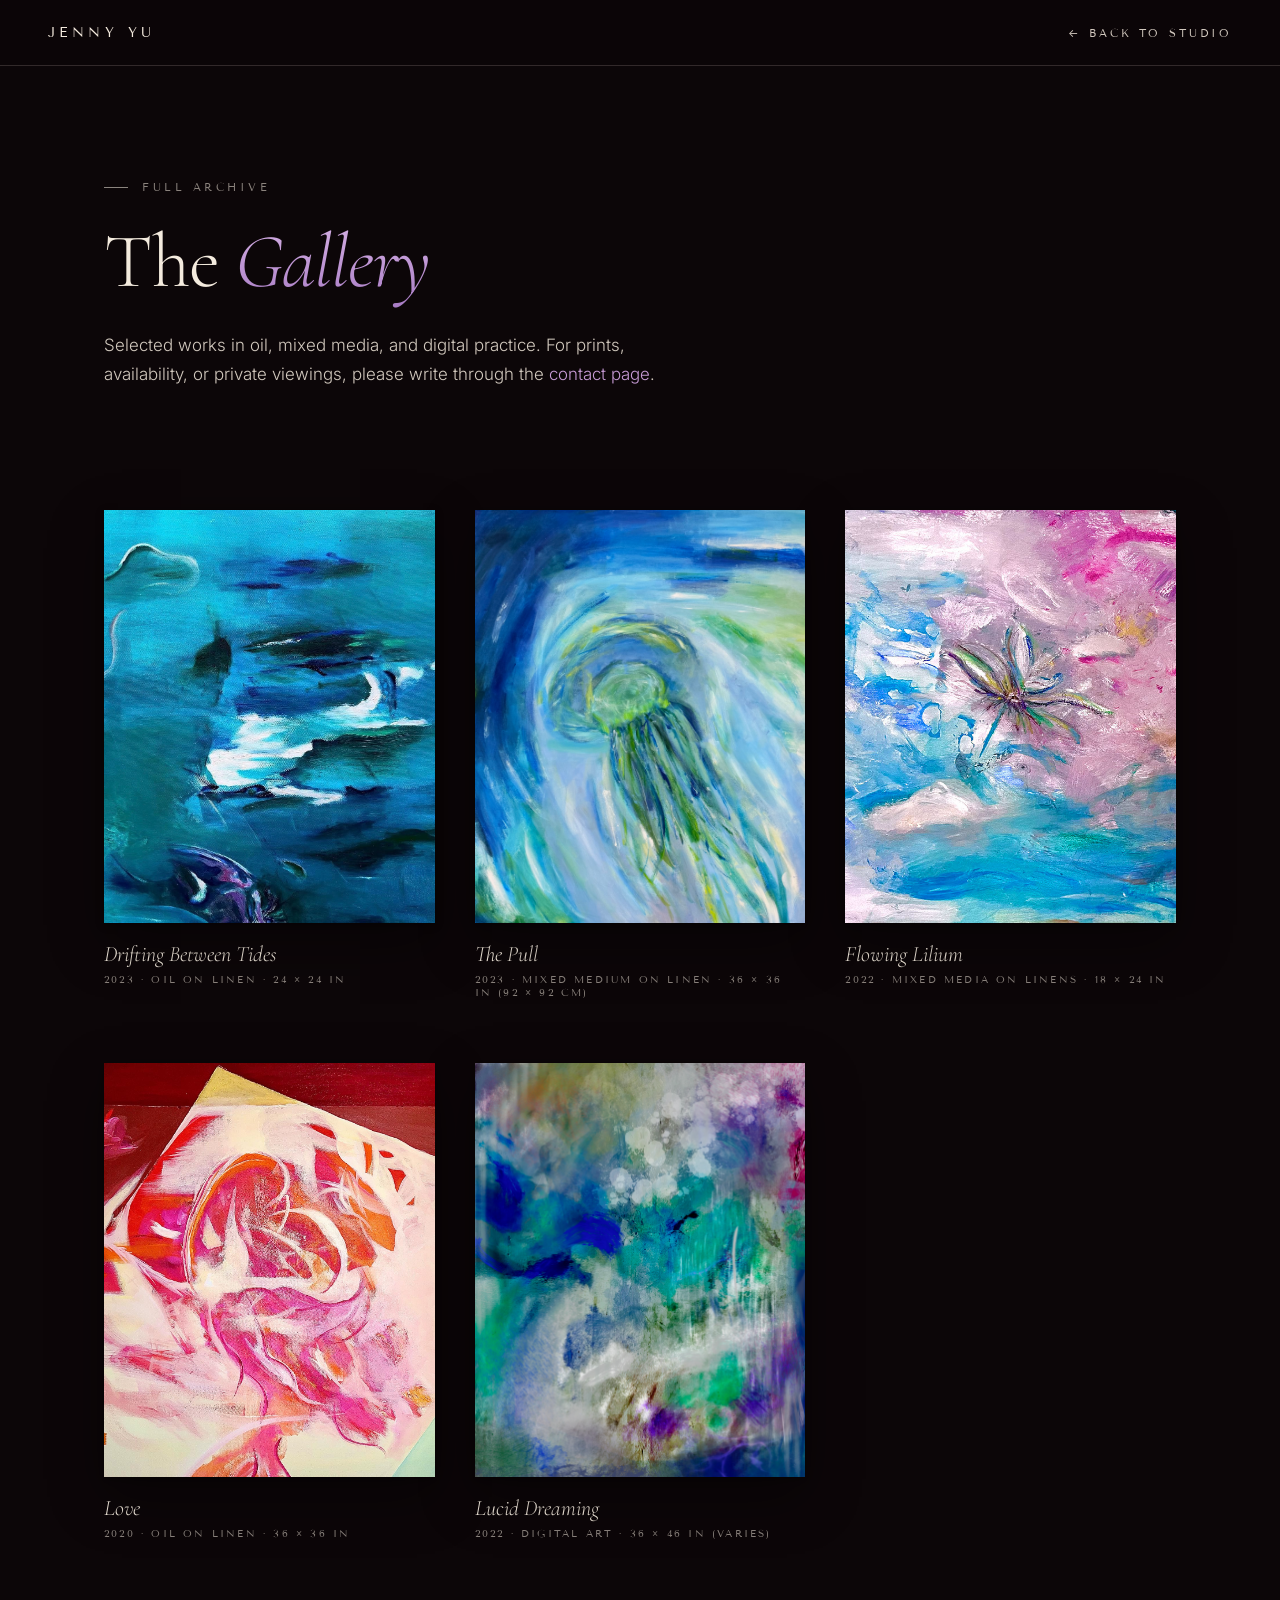
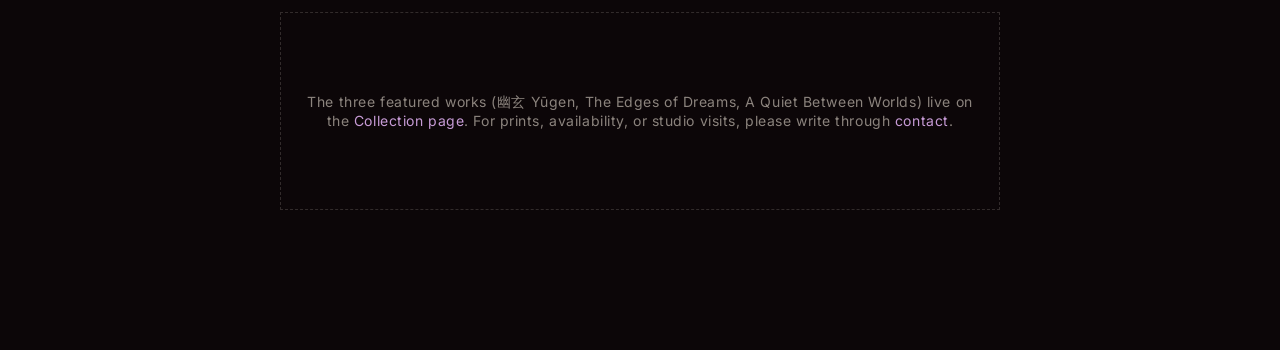
<file: gallery.html>
<!doctype html>
<html lang="en">
<head>
  <meta charset="utf-8" />
  <meta name="viewport" content="width=device-width, initial-scale=1" />
  <title>Jenny Yu — Full Gallery</title>
  <link rel="preconnect" href="https://fonts.googleapis.com" />
  <link rel="preconnect" href="https://fonts.gstatic.com" crossorigin />
  <link href="https://fonts.googleapis.com/css2?family=Cormorant:ital,wght@0,300;0,400;0,500;1,300;1,400&family=Tenor+Sans&family=Inter:wght@300;400;500;600&display=swap" rel="stylesheet" />
  <link rel="stylesheet" href="styles.css?v=8" />
  <style>
    body { background: #0c0608; }
    .gallery-page-nav {
      position: fixed; top: 0; left: 0; right: 0; z-index: 40;
      display: flex; align-items: center; justify-content: space-between;
      padding: 24px 48px;
      font-family: 'Tenor Sans', 'Inter', sans-serif;
      font-size: 11px;
      letter-spacing: 0.28em;
      text-transform: uppercase;
      background: rgba(12, 6, 8, 0.78);
      backdrop-filter: blur(12px);
      border-bottom: 1px solid var(--ink-line);
    }
    .gallery-page-nav .brand { font-size: 14px; letter-spacing: 0.32em; color: var(--ink); }
    .gallery-page-nav a { color: var(--ink-soft); transition: color 200ms ease; }
    .gallery-page-nav a:hover { color: var(--ink); }

    .gallery-hero {
      padding: 180px 24px 80px;
      max-width: 1120px;
      margin: 0 auto;
    }
    .gallery-hero .eyebrow {
      font-family: 'Tenor Sans', sans-serif;
      font-size: 11px;
      letter-spacing: 0.32em;
      text-transform: uppercase;
      color: var(--ink-faint);
      margin-bottom: 28px;
      display: flex; align-items: center; gap: 14px;
    }
    .gallery-hero .eyebrow::before {
      content: ''; width: 24px; height: 1px; background: var(--ink-faint);
    }
    .gallery-hero h1 {
      font-family: 'Cormorant', Georgia, serif;
      font-weight: 300;
      font-size: clamp(48px, 6vw, 88px);
      line-height: 1.05;
      letter-spacing: -0.015em;
      color: var(--ink);
      margin-bottom: 28px;
    }
    .gallery-hero h1 em {
      font-style: italic;
      background: linear-gradient(180deg, #d8b4e6 0%, #a87bc4 100%);
      -webkit-background-clip: text;
      background-clip: text;
      -webkit-text-fill-color: transparent;
    }
    .gallery-hero p {
      font-family: 'Inter', sans-serif;
      font-weight: 300;
      font-size: 17px;
      line-height: 1.75;
      color: var(--ink-soft);
      max-width: 600px;
    }

    .gallery-section {
      padding: 40px 24px 140px;
      max-width: 1120px;
      margin: 0 auto;
    }
    .gallery-grid-page {
      display: grid;
      grid-template-columns: repeat(3, 1fr);
      gap: 64px 40px;
    }
    .gp-cell { margin: 0; }
    .gp-img {
      background: #1a1014;
      overflow: hidden;
      aspect-ratio: 4 / 5;
      box-shadow: 0 20px 50px rgba(0,0,0,0.4), 0 2px 8px rgba(0,0,0,0.3);
    }
    .gp-img { position: relative; }
    .gp-img img {
      display: block; width: 100%; height: 100%; object-fit: cover;
      transition: transform 900ms ease, filter 600ms ease;
    }
    .gp-cell:hover .gp-img img { transform: scale(1.04); filter: brightness(0.55); }

    .gp-overlay {
      position: absolute; inset: 0;
      display: flex; flex-direction: column; justify-content: flex-end;
      padding: 28px 26px;
      background: linear-gradient(180deg, rgba(12,6,8,0) 30%, rgba(12,6,8,0.55) 65%, rgba(12,6,8,0.92) 100%);
      opacity: 0;
      transition: opacity 500ms ease;
      pointer-events: none;
    }
    .gp-cell:hover .gp-overlay { opacity: 1; pointer-events: auto; }
    .gp-overlay-inner {
      transform: translateY(12px);
      transition: transform 600ms cubic-bezier(0.22, 1, 0.36, 1);
    }
    .gp-cell:hover .gp-overlay-inner { transform: translateY(0); }
    .gp-desc {
      font-family: 'Cormorant', Georgia, serif;
      font-weight: 300;
      font-style: italic;
      font-size: 17px;
      line-height: 1.5;
      color: #f3e6ee;
      margin-bottom: 18px;
      text-wrap: pretty;
    }
    .gp-rule {
      width: 28px; height: 1px;
      background: rgba(231, 199, 222, 0.55);
      margin-bottom: 14px;
    }
    .gp-readmore {
      display: inline-flex; align-items: center; gap: 10px;
      font-family: 'Tenor Sans', 'Inter', sans-serif;
      font-size: 10px;
      letter-spacing: 0.32em;
      text-transform: uppercase;
      color: #f3e6ee;
      padding: 10px 16px;
      border: 1px solid rgba(231, 199, 222, 0.55);
      background: rgba(12, 6, 8, 0.35);
      backdrop-filter: blur(4px);
      align-self: flex-start;
      transition: background 250ms ease, border-color 250ms ease, color 250ms ease;
      text-decoration: none;
    }
    .gp-readmore:hover {
      background: rgba(231, 199, 222, 0.92);
      color: #1a0e16;
      border-color: rgba(231, 199, 222, 0.92);
    }
    .gp-readmore .arrow { display: inline-block; transition: transform 250ms ease; }
    .gp-readmore:hover .arrow { transform: translateX(3px); }

    @media (hover: none) {
      .gp-overlay { opacity: 1; pointer-events: auto;
        background: linear-gradient(180deg, rgba(12,6,8,0) 55%, rgba(12,6,8,0.85) 100%);
      }
      .gp-overlay-inner { transform: none; }
      .gp-desc { font-size: 14px; }
    }
    .gp-cell figcaption { margin-top: 18px; }
    .gp-title {
      font-family: 'Cormorant', Georgia, serif;
      font-weight: 300;
      font-style: italic;
      font-size: 22px;
      color: var(--ink);
      margin-bottom: 6px;
    }
    .gp-meta {
      font-family: 'Tenor Sans', sans-serif;
      font-size: 10px;
      letter-spacing: 0.22em;
      text-transform: uppercase;
      color: var(--ink-faint);
    }

    .gallery-empty {
      text-align: center;
      padding: 80px 24px;
      border: 1px dashed var(--ink-line);
      font-family: 'Inter', sans-serif;
      font-size: 14px;
      color: var(--ink-faint);
      max-width: 720px;
      margin: 0 auto;
      letter-spacing: 0.04em;
    }

    @media (max-width: 880px) {
      .gallery-page-nav { padding: 18px 20px; }
      .gallery-hero { padding: 120px 20px 56px; }
      .gallery-grid-page { grid-template-columns: 1fr 1fr; gap: 36px 20px; }
    }
  </style>
</head>
<body>
  <nav class="gallery-page-nav">
    <a href="index.html" class="brand">Jenny Yu</a>
    <a href="index.html">← Back to studio</a>
  </nav>

  <section class="gallery-hero">
    <div class="eyebrow">Full archive</div>
    <h1>The <em>Gallery</em></h1>
    <p>Selected works in oil, mixed media, and digital practice. For prints, availability, or private viewings, please write through the <a href="index.html#contact" style="color:#c79bd6">contact page</a>.</p>
  </section>

  <section class="gallery-section">
    <div class="gallery-grid-page">
      <figure class="gp-cell">
        <div class="gp-img">
          <img src="drifting-between-tides.jpeg" alt="Drifting Between Tides" loading="lazy" />
          <div class="gp-overlay">
            <div class="gp-overlay-inner">
              <div class="gp-desc">A meditation on impermanence — where currents soften the edges of memory and feeling settles into the slow rhythm of the tide.</div>
              <div class="gp-rule"></div>
              <a class="gp-readmore" href="https://jennyyuyimin-byte.github.io/jenny-yu-editions/" target="_blank" rel="noopener">Read more <span class="arrow">→</span></a>
            </div>
          </div>
        </div>
        <figcaption>
          <div class="gp-title">Drifting Between Tides</div>
          <div class="gp-meta">2023 · Oil on Linen · 24 × 24 in</div>
        </figcaption>
      </figure>
      <figure class="gp-cell">
        <div class="gp-img">
          <img src="the-pull.jpg" alt="The Pull" loading="lazy" />
          <div class="gp-overlay">
            <div class="gp-overlay-inner">
              <div class="gp-desc">An interior gravity — the quiet force of longing rendered in layered pigment, where the body listens to what the mind cannot name.</div>
              <div class="gp-rule"></div>
              <a class="gp-readmore" href="https://jennyyuyimin-byte.github.io/jenny-yu-editions/" target="_blank" rel="noopener">Read more <span class="arrow">→</span></a>
            </div>
          </div>
        </div>
        <figcaption>
          <div class="gp-title">The Pull</div>
          <div class="gp-meta">2023 · Mixed Medium on Linen · 36 × 36 in (92 × 92 cm)</div>
        </figcaption>
      </figure>
      <figure class="gp-cell">
        <div class="gp-img">
          <img src="flowing-lilium.jpg" alt="Flowing Lilium" loading="lazy" />
          <div class="gp-overlay">
            <div class="gp-overlay-inner">
              <div class="gp-desc">Petals dissolving into water — a study of grace under motion, where fragility becomes its own kind of strength.</div>
              <div class="gp-rule"></div>
              <a class="gp-readmore" href="https://jennyyuyimin-byte.github.io/jenny-yu-editions/" target="_blank" rel="noopener">Read more <span class="arrow">→</span></a>
            </div>
          </div>
        </div>
        <figcaption>
          <div class="gp-title">Flowing Lilium</div>
          <div class="gp-meta">2022 · Mixed Media on Linens · 18 × 24 in</div>
        </figcaption>
      </figure>
      <figure class="gp-cell">
        <div class="gp-img">
          <img src="love.jpg" alt="Love" loading="lazy" />
          <div class="gp-overlay">
            <div class="gp-overlay-inner">
              <div class="gp-desc">Tenderness held in pigment — a portrait of devotion as something both luminous and quiet, returning always to itself.</div>
              <div class="gp-rule"></div>
              <a class="gp-readmore" href="https://jennyyuyimin-byte.github.io/jenny-yu-editions/" target="_blank" rel="noopener">Read more <span class="arrow">→</span></a>
            </div>
          </div>
        </div>
        <figcaption>
          <div class="gp-title">Love</div>
          <div class="gp-meta">2020 · Oil on Linen · 36 × 36 in</div>
        </figcaption>
      </figure>
      <figure class="gp-cell">
        <div class="gp-img">
          <img src="lucid-dreaming.jpg" alt="Lucid Dreaming" loading="lazy" />
          <div class="gp-overlay">
            <div class="gp-overlay-inner">
              <div class="gp-desc">A threshold image — pulled from the half-light between sleep and seeing, where colour behaves the way feeling does in dreams.</div>
              <div class="gp-rule"></div>
              <a class="gp-readmore" href="https://jennyyuyimin-byte.github.io/jenny-yu-editions/" target="_blank" rel="noopener">Read more <span class="arrow">→</span></a>
            </div>
          </div>
        </div>
        <figcaption>
          <div class="gp-title">Lucid Dreaming</div>
          <div class="gp-meta">2022 · Digital Art · 36 × 46 in (varies)</div>
        </figcaption>
      </figure>
    </div>

    <div class="gallery-empty" style="margin-top: 72px;">
      The three featured works (幽玄 Yūgen, The Edges of Dreams, A Quiet Between Worlds) live on the <a href="index.html#collection" style="color:#c79bd6">Collection page</a>. For prints, availability, or studio visits, please write through <a href="Jenny Yu.html#contact" style="color:#c79bd6">contact</a>.
    </div>
  </section>
</body>
</html>
</file>
<file: styles.css>
/* Jenny Yu — scroll-as-experience, intimate longform */

:root {
  --ink: #f4ebde;
  --ink-soft: rgba(244, 235, 222, 0.85);
  --ink-faint: rgba(244, 235, 222, 0.55);
  --ink-line: rgba(244, 235, 222, 0.16);
  --warm: #e8a89a;
  --plum: #a06f8a;
  --bg: #0c0608;

  /* Type — Cormorant (refined didone for display), Inter (clean grotesk for body), Tenor Sans for accents */
  --display: 'Cormorant', 'Bodoni Moda', 'Didot', Georgia, serif;
  --body: 'Inter', -apple-system, system-ui, sans-serif;
  --ui: 'Inter', -apple-system, system-ui, sans-serif;
  --accent: 'Tenor Sans', 'Inter', sans-serif;
}

* { box-sizing: border-box; margin: 0; padding: 0; }
html { scroll-behavior: smooth; }
html, body {
  background: var(--bg);
  color: var(--ink);
  font-family: var(--body);
  -webkit-font-smoothing: antialiased;
  min-height: 100vh;
  overflow-x: hidden;
}
button { font: inherit; color: inherit; background: none; border: none; cursor: pointer; }
a { color: inherit; text-decoration: none; }

/* ─── Pinned video backdrop ─────────────── */
.video-bg {
  position: fixed; inset: 0; z-index: 0;
  overflow: hidden; background: #0a0608;
}
.video-bg iframe {
  position: absolute; top: 50%; left: 50%;
  width: 100vw; height: 56.25vw;
  min-height: 100vh; min-width: 177.78vh;
  transform: translate(-50%, -50%);
  border: 0; pointer-events: none;
}
/* Tint deepens as you scroll */
.video-tint {
  position: absolute; inset: 0;
  background:
    radial-gradient(ellipse at 50% 50%, rgba(20,8,18,0.25), rgba(20,8,18,0.55) 80%),
    linear-gradient(180deg, rgba(30,15,25,0.30) 0%, rgba(20,8,18,0.55) 100%);
  pointer-events: none;
}
.video-grain {
  position: absolute; inset: 0;
  background-image: url("data:image/svg+xml,%3Csvg viewBox='0 0 200 200' xmlns='http://www.w3.org/2000/svg'%3E%3Cfilter id='n'%3E%3CfeTurbulence type='fractalNoise' baseFrequency='0.85' numOctaves='2'/%3E%3CfeColorMatrix values='0 0 0 0 1 0 0 0 0 1 0 0 0 0 1 0 0 0 0.5 0'/%3E%3C/filter%3E%3Crect width='100%25' height='100%25' filter='url(%23n)'/%3E%3C/svg%3E");
  opacity: 0.16; mix-blend-mode: overlay; pointer-events: none;
}

/* ─── Floating nav ──────────────────────── */
.nav {
  position: fixed; top: 0; left: 0; right: 0; z-index: 40;
  display: flex; align-items: center; justify-content: space-between;
  padding: 28px 48px;
  font-family: var(--accent);
  font-size: 11px;
  letter-spacing: 0.28em;
  text-transform: uppercase;
  color: var(--ink-soft);
  transition: background 400ms ease, backdrop-filter 400ms ease, padding 300ms ease;
}
.nav.scrolled {
  background: rgba(12, 6, 8, 0.72);
  backdrop-filter: blur(12px);
  padding: 16px 48px;
  border-bottom: 1px solid var(--ink-line);
}
.brand {
  font-family: var(--accent);
  font-style: normal;
  font-weight: 400;
  font-size: 14px;
  letter-spacing: 0.32em;
  text-transform: uppercase;
  color: var(--ink);
}
.brand-tln {
  font-family: var(--ui);
  font-style: normal;
  font-size: 9px;
  letter-spacing: 0.3em;
  margin-left: 12px;
  color: var(--ink-faint);
  text-transform: uppercase;
  vertical-align: middle;
}
.nav-links {
  display: flex; gap: 28px;
}
.nav-link {
  color: var(--ink-soft);
  transition: color 200ms ease;
  position: relative;
  padding: 4px 0;
}
.nav-link:hover, .nav-link.active { color: var(--ink); }
.nav-link.active::after {
  content: ''; position: absolute; left: 0; right: 0; bottom: -3px;
  height: 1px; background: var(--ink);
}

/* Mobile menu toggle */
.menu-toggle { display: none; }

/* ─── Reading rail ──────────────────────── */
.page { position: relative; z-index: 1; }

/* HERO */
.hero {
  min-height: 100vh;
  display: grid;
  place-items: center;
  padding: 120px 24px 80px;
  position: relative;
}
.hero-inner {
  max-width: 760px;
  text-align: center;
}
.hero-eyebrow {
  font-family: var(--accent);
  font-size: 11px;
  letter-spacing: 0.4em;
  text-transform: uppercase;
  color: var(--ink-faint);
  margin-bottom: 36px;
  display: inline-flex; align-items: center; gap: 14px;
  opacity: 0; animation: fadeUp 1.4s ease 0.3s forwards;
}
.hero-eyebrow::before, .hero-eyebrow::after {
  content: ''; width: 32px; height: 1px; background: var(--ink-faint);
}
.hero-name {
  font-family: var(--display);
  font-weight: 300;
  font-size: clamp(56px, 9vw, 128px);
  line-height: 1.0;
  letter-spacing: -0.02em;
  color: var(--ink);
  opacity: 0; animation: fadeUp 1.6s ease 0.6s forwards;
}
.hero-name em {
  font-style: italic;
  font-weight: 300;
  color: #c79bd6;
  text-shadow: 0 0 40px rgba(199,155,214,0.35);
  background: linear-gradient(180deg, #d8b4e6 0%, #a87bc4 100%);
  -webkit-background-clip: text;
  background-clip: text;
  -webkit-text-fill-color: transparent;
}
.hero-line {
  font-family: var(--body);
  font-style: normal;
  font-size: clamp(15px, 1.2vw, 17px);
  font-weight: 300;
  color: var(--ink-soft);
  margin-top: 32px;
  max-width: 540px;
  margin-left: auto; margin-right: auto;
  line-height: 1.6;
  letter-spacing: 0.01em;
  text-wrap: pretty;
  opacity: 0; animation: fadeUp 1.6s ease 1.0s forwards;
}
.scroll-hint {
  position: absolute; bottom: 40px; left: 50%;
  transform: translateX(-50%);
  display: flex; flex-direction: column; align-items: center; gap: 12px;
  font-family: var(--ui);
  font-size: 10px; letter-spacing: 0.28em; text-transform: uppercase;
  color: var(--ink-faint);
  opacity: 0; animation: fadeUp 1.6s ease 1.6s forwards, hover 3s ease-in-out 2s infinite;
}
.scroll-hint .line {
  width: 1px; height: 40px;
  background: linear-gradient(to bottom, var(--ink-faint), transparent);
}
@keyframes fadeUp {
  from { opacity: 0; transform: translateY(14px); }
  to { opacity: 1; transform: translateY(0); }
}
@keyframes hover {
  0%, 100% { transform: translateX(-50%) translateY(0); }
  50%      { transform: translateX(-50%) translateY(8px); }
}

/* ─── Reading sections ──────────────────── */
.section {
  padding: 140px 24px;
  position: relative;
}
.section-inner {
  max-width: 680px;
  margin: 0 auto;
}
.section-wide {
  max-width: 1120px;
}
.eyebrow {
  font-family: var(--accent);
  font-size: 11px;
  letter-spacing: 0.32em;
  text-transform: uppercase;
  color: var(--ink-faint);
  margin-bottom: 32px;
  display: flex; align-items: center; gap: 14px;
}
.eyebrow::before {
  content: ''; width: 24px; height: 1px; background: var(--ink-faint);
}
.section-title {
  font-family: var(--display);
  font-weight: 300;
  font-size: clamp(44px, 5.5vw, 80px);
  line-height: 1.05;
  letter-spacing: -0.015em;
  color: var(--ink);
  margin-bottom: 56px;
  text-wrap: balance;
}
.section-title em {
  font-style: normal; color: var(--ink); font-weight: 300; opacity: 0.55;
}

/* Long-form prose — Inter, generous tracking, restrained */
.prose {
  font-family: var(--body);
  font-weight: 300;
  font-size: 17px;
  line-height: 1.75;
  color: var(--ink-soft);
  text-wrap: pretty;
  letter-spacing: 0.005em;
}
.prose p + p { margin-top: 1.4em; }
.prose .lift {
  font-family: var(--display);
  font-style: normal;
  font-weight: 300;
  font-size: 2em;
  line-height: 1.25;
  color: var(--ink);
  display: block;
  margin: 1.8em 0;
  letter-spacing: -0.01em;
  text-wrap: balance;
}
.prose .signature {
  font-family: var(--display);
  font-style: italic;
  font-weight: 300;
  font-size: 22px;
  color: var(--ink-soft);
  margin-top: 2em;
  display: block;
}

/* Section reveal on scroll */
.reveal {
  opacity: 0;
  transform: translateY(24px);
  transition: opacity 1.2s ease, transform 1.2s ease;
}
.reveal.in {
  opacity: 1;
  transform: translateY(0);
}
.reveal.delay-1 { transition-delay: 120ms; }
.reveal.delay-2 { transition-delay: 240ms; }
.reveal.delay-3 { transition-delay: 360ms; }

/* ─── Section dividers ──────────────────── */
.divider {
  display: flex; align-items: center; justify-content: center;
  padding: 24px;
  font-family: var(--accent);
  font-style: normal;
  font-size: 10px;
  letter-spacing: 0.4em;
  text-transform: uppercase;
  color: var(--ink-faint);
}
.divider::before, .divider::after {
  content: ''; width: 120px; height: 1px;
  background: var(--ink-line);
  margin: 0 28px;
}

/* ─── Collection ────────────────────────── */
.pieces {
  display: grid;
  grid-template-columns: 1fr 1fr;
  gap: 48px;
  margin-top: 48px;
}
.piece-feature { grid-column: 1 / 3; }
.piece-canvas {
  aspect-ratio: 4/5;
  background: linear-gradient(135deg, var(--c1, #2a1828) 0%, var(--c2, #6b4a5a) 100%);
  position: relative; overflow: hidden;
}
.piece-feature .piece-canvas { aspect-ratio: 16/10; }
.piece-canvas::before {
  content: ''; position: absolute; inset: 0;
  background:
    radial-gradient(ellipse at 30% 40%, rgba(232,168,154,0.3), transparent 55%),
    radial-gradient(ellipse at 70% 70%, rgba(160,111,138,0.5), transparent 60%);
}
.piece-canvas::after {
  content: ''; position: absolute; inset: 0;
  background-image: url("data:image/svg+xml,%3Csvg viewBox='0 0 200 200' xmlns='http://www.w3.org/2000/svg'%3E%3Cfilter id='n'%3E%3CfeTurbulence type='fractalNoise' baseFrequency='0.7' numOctaves='2'/%3E%3CfeColorMatrix values='0 0 0 0 1 0 0 0 0 1 0 0 0 0 1 0 0 0 0.4 0'/%3E%3C/filter%3E%3Crect width='100%25' height='100%25' filter='url(%23n)'/%3E%3C/svg%3E");
  opacity: 0.18; mix-blend-mode: overlay;
}
.placeholder-label {
  position: absolute; bottom: 16px; left: 18px;
  font-family: var(--ui); font-size: 10px;
  letter-spacing: 0.2em; text-transform: uppercase;
  color: rgba(255,255,255,0.55); z-index: 2;
}
.piece figcaption { margin-top: 18px; }
.piece-title {
  font-family: var(--display); font-style: normal;
  font-weight: 300; font-size: 26px; color: var(--ink);
  margin-bottom: 6px; letter-spacing: -0.005em;
}
.piece-meta {
  font-family: var(--accent); font-size: 10px;
  letter-spacing: 0.24em; text-transform: uppercase;
  color: var(--ink-faint);
}

/* ─── Projects list ─────────────────────── */
.projects-list {
  list-style: none;
  margin-top: 32px;
}
.project-row {
  display: grid;
  grid-template-columns: 80px 1fr auto auto;
  gap: 28px;
  padding: 28px 0;
  border-top: 1px solid var(--ink-line);
  align-items: baseline;
  transition: padding 400ms ease;
}
.project-row:hover { padding-left: 12px; }
.project-row:last-child { border-bottom: 1px solid var(--ink-line); }
.project-note {
  font-family: var(--ui); font-size: 10px;
  letter-spacing: 0.28em; text-transform: uppercase;
  color: var(--ink-faint);
  padding: 4px 12px;
  border: 1px solid var(--ink-line);
  border-radius: 999px;
  white-space: nowrap;
}

.projects-category { margin-top: 56px; }
.projects-category:first-of-type { margin-top: 48px; }
.projects-category-head {
  display: flex; align-items: center; gap: 18px;
  margin-bottom: 4px;
}
.projects-category-mark {
  font-family: var(--display);
  font-style: italic;
  font-weight: 300;
  font-size: 18px;
  color: var(--warm, #c79bd6);
  letter-spacing: 0.02em;
}
.projects-category-label {
  font-family: var(--ui);
  font-size: 11px;
  letter-spacing: 0.32em;
  text-transform: uppercase;
  color: var(--ink-soft);
}
.projects-category-rule {
  flex: 1; height: 1px;
  background: var(--ink-line);
}

.projects-footnote {
  margin-top: 56px;
  font-family: var(--body);
  font-size: 13px;
  font-style: italic;
  font-weight: 300;
  color: var(--ink-faint);
  letter-spacing: 0.02em;
  text-align: center;
}
.projects-footnote a { color: var(--ink-soft); border-bottom: 1px solid var(--ink-line); }
.projects-footnote a:hover { color: var(--ink); }

.project-row-anchor {
  display: contents;
  color: inherit;
  text-decoration: none;
}
.project-row-link { cursor: pointer; }
.project-row-link:hover .project-title { color: var(--warm, #c79bd6); }
.project-row-link .project-title {
  transition: color 300ms ease;
}

@media (max-width: 720px) {
  .project-row {
    grid-template-columns: 60px 1fr auto;
    gap: 16px;
  }
  .project-note { display: none; }
}
.project-year {
  font-family: var(--ui); font-size: 11px;
  letter-spacing: 0.22em; color: var(--ink-faint);
}
.project-title {
  font-family: var(--display); font-style: normal;
  font-weight: 300;
  font-size: clamp(24px, 2.6vw, 32px);
  color: var(--ink); margin-bottom: 8px;
  letter-spacing: -0.005em;
}
.project-venue {
  font-family: var(--body); font-size: 13px;
  color: var(--ink-faint); font-weight: 300;
  letter-spacing: 0.04em;
}
.project-arrow {
  font-family: var(--display); font-size: 20px;
  color: var(--ink-faint);
  transition: transform 300ms ease, color 300ms ease;
}
.project-row:hover .project-arrow { transform: translateX(8px); color: var(--warm); }

/* ─── Commission process ────────────────── */
.process-list { list-style: none; margin-top: 48px; }
.process-step {
  display: grid;
  grid-template-columns: 80px 1fr;
  gap: 28px;
  padding: 28px 0;
  border-top: 1px solid var(--ink-line);
}
.process-step:last-child { border-bottom: 1px solid var(--ink-line); }
.step-n {
  font-family: var(--ui); font-size: 12px; letter-spacing: 0.22em;
  color: var(--warm);
}
.step-label {
  font-family: var(--display); font-style: normal;
  font-weight: 300;
  font-size: 26px; margin-bottom: 8px; color: var(--ink);
  letter-spacing: -0.005em;
}
.step-text {
  font-family: var(--body); font-size: 14px;
  color: var(--ink-faint); line-height: 1.6; font-weight: 300;
}

/* ─── Form ──────────────────────────────── */
.letter {
  margin-top: 56px;
  padding: 48px;
  border: 1px solid var(--ink-line);
  background: rgba(12, 6, 8, 0.45);
  backdrop-filter: blur(12px);
}
.letter-eyebrow {
  font-family: var(--ui); font-size: 11px; letter-spacing: 0.24em;
  text-transform: uppercase; color: var(--ink-faint); margin-bottom: 24px;
}
.letter-title {
  font-family: var(--display); font-style: normal; font-weight: 300;
  font-size: 30px; color: var(--ink); margin-bottom: 36px;
  line-height: 1.25; letter-spacing: -0.005em;
}
.form-row {
  display: grid; grid-template-columns: 1fr 1fr;
  gap: 20px; margin-bottom: 18px;
}
.form-row.single { grid-template-columns: 1fr; }
.field {
  background: transparent;
  border: none;
  border-bottom: 1px solid var(--ink-line);
  padding: 14px 0;
  font-family: var(--body); font-size: 15px; font-weight: 300;
  color: var(--ink); width: 100%; outline: none;
  transition: border-color 300ms ease;
  letter-spacing: 0.01em;
}
.field::placeholder { color: var(--ink-faint); font-style: normal; }
.field:focus { border-bottom-color: var(--warm); }
.field-area { resize: vertical; min-height: 130px; }
select.field { appearance: none; cursor: pointer; }
.btn {
  display: inline-flex; align-items: center; gap: 12px;
  padding: 14px 28px;
  background: var(--ink); color: var(--bg);
  font-family: var(--ui); font-size: 11px;
  letter-spacing: 0.22em; text-transform: uppercase;
  border-radius: 999px;
  transition: transform 200ms ease, background 200ms ease;
}
.btn:hover { transform: translateY(-1px); background: #fff; }
.btn-ghost {
  background: transparent;
  color: var(--ink);
  border: 1px solid var(--ink-line);
}
.btn-ghost:hover { border-color: var(--warm); color: var(--warm); background: transparent; }
.form-foot { display: flex; align-items: center; gap: 20px; margin-top: 28px; }
.form-foot-note {
  font-family: var(--body); font-style: normal;
  font-size: 12px; color: var(--ink-faint);
  letter-spacing: 0.04em;
}

/* ─── Hidden Dreams ─────────────────────── */
.dreams-counter {
  display: grid; grid-template-columns: repeat(3, 1fr);
  gap: 32px; margin: 48px 0;
  padding: 40px 0;
  border-top: 1px solid var(--ink-line);
  border-bottom: 1px solid var(--ink-line);
}
.counter-num {
  font-family: var(--display); font-weight: 300;
  font-size: clamp(44px, 4.8vw, 64px);
  color: var(--ink); line-height: 1;
  letter-spacing: -0.01em;
}
.counter-of { font-size: 0.45em; color: var(--ink-faint); }
.counter-label {
  font-family: var(--ui); font-size: 10px;
  letter-spacing: 0.22em; text-transform: uppercase;
  color: var(--ink-faint); margin-top: 10px;
}
.dreams-grid {
  display: grid; grid-template-columns: repeat(20, 1fr);
  gap: 6px; margin: 32px 0 40px;
}
.dream-cell {
  aspect-ratio: 1;
  border: 1px solid var(--ink-line); border-radius: 50%;
  transition: all 300ms ease;
}
.dream-cell.filled {
  background: radial-gradient(circle at 30% 30%, var(--warm), var(--plum) 70%);
  border-color: transparent;
}
.dream-cell:hover { transform: scale(1.4); }
.dreams-cta { display: flex; gap: 14px; flex-wrap: wrap; }

/* ─── Contact channels ──────────────────── */
.channels { list-style: none; margin: 32px 0 48px; }
.channel-row {
  display: grid; grid-template-columns: 140px 1fr;
  gap: 24px; padding: 22px 0;
  border-top: 1px solid var(--ink-line);
  align-items: baseline;
}
.channel-row:last-child { border-bottom: 1px solid var(--ink-line); }
.channel-label {
  font-family: var(--ui); font-size: 11px; letter-spacing: 0.2em;
  text-transform: uppercase; color: var(--ink-faint);
}
.channel-value {
  font-family: var(--display); font-style: normal;
  font-weight: 300;
  font-size: 26px; color: var(--ink);
  letter-spacing: -0.005em;
}
.channel-row a:hover { color: var(--warm); }

/* ─── Footer ────────────────────────────── */
.foot {
  padding: 80px 24px 48px;
  border-top: 1px solid var(--ink-line);
  text-align: center;
}
.foot-mark {
  font-family: var(--display); font-style: normal;
  font-weight: 300;
  font-size: 26px; color: var(--ink-soft);
  margin-bottom: 28px; letter-spacing: -0.005em;
}
.foot-line {
  font-family: var(--ui); font-size: 10px;
  letter-spacing: 0.28em; text-transform: uppercase;
  color: var(--ink-faint);
  display: flex; gap: 28px; justify-content: center; flex-wrap: wrap;
}
.foot-line a:hover { color: var(--warm); }

/* ─── Mirror image (statement) ──────────── */
.mirror {
  margin-top: 80px;
  position: relative;
}
.mirror img {
  display: block;
  width: 100%;
  max-width: 720px;
  margin: 0 auto;
  filter: brightness(0.92) contrast(1.02);
}
.mirror figcaption {
  text-align: center;
  margin-top: 28px;
  font-family: var(--display);
  font-style: italic;
  font-weight: 300;
  font-size: 22px;
  color: var(--ink-soft);
  letter-spacing: -0.005em;
}

/* ─── Works (paintings) ─────────────────── */
.works-list {
  display: flex;
  flex-direction: column;
  gap: 160px;
  margin-top: 64px;
}
.work {
  display: grid;
  grid-template-columns: 1.05fr 1fr;
  gap: 80px;
  align-items: center;
}
.work-flip { direction: rtl; }
.work-flip > * { direction: ltr; }

.work-figure {
  position: relative;
  margin: 0;
}
.work-figure img {
  display: block;
  width: 100%;
  height: auto;
  background: #1a1014;
  box-shadow:
    0 30px 80px rgba(0,0,0,0.45),
    0 4px 12px rgba(0,0,0,0.35);
}
.work-text {
  max-width: 480px;
}
.work-flip .work-text { margin-left: auto; }

.work-n {
  font-family: var(--ui);
  font-size: 11px;
  letter-spacing: 0.32em;
  color: var(--warm);
  margin-bottom: 18px;
}
.work-title {
  font-family: var(--display);
  font-weight: 300;
  font-size: clamp(36px, 4vw, 56px);
  line-height: 1.05;
  letter-spacing: -0.012em;
  color: var(--ink);
  margin-bottom: 28px;
  text-wrap: balance;
}
.work-romaji {
  display: block;
  font-family: var(--accent);
  font-size: 13px;
  letter-spacing: 0.32em;
  text-transform: uppercase;
  color: var(--ink-faint);
  margin-top: 10px;
}
.work-body {
  font-family: var(--body);
  font-weight: 300;
  font-size: 15px;
  line-height: 1.75;
  color: var(--ink-soft);
  text-wrap: pretty;
}
.work-body p + p { margin-top: 1.2em; }

.work-meta {
  display: grid;
  grid-template-columns: 1fr 1fr;
  gap: 18px 28px;
  margin-top: 36px;
  padding-top: 28px;
  border-top: 1px solid var(--ink-line);
}
.work-meta dt {
  font-family: var(--ui);
  font-size: 10px;
  letter-spacing: 0.22em;
  text-transform: uppercase;
  color: var(--ink-faint);
  margin-bottom: 6px;
}
.work-meta dd {
  font-family: var(--body);
  font-size: 14px;
  font-weight: 300;
  color: var(--ink);
  letter-spacing: 0.01em;
}

/* ─── Works "more" CTA ──────────────────── */
.works-more {
  margin-top: 80px;
  display: flex;
  justify-content: center;
}

/* ─── Gallery grid ──────────────────────── */
.gallery-grid {
  display: grid;
  grid-template-columns: repeat(3, 1fr);
  gap: 56px 40px;
  margin-top: 56px;
}
.gallery-cell {
  margin: 0;
  display: flex;
  flex-direction: column;
}
.gallery-img {
  background: #1a1014;
  overflow: hidden;
  position: relative;
  aspect-ratio: 1 / 1;
  box-shadow: 0 20px 50px rgba(0,0,0,0.4), 0 2px 8px rgba(0,0,0,0.3);
}
.gallery-img img {
  display: block;
  width: 100%;
  height: 100%;
  object-fit: cover;
  transition: transform 900ms ease, filter 600ms ease;
  filter: brightness(0.96);
}
.gallery-cell:hover .gallery-img img {
  transform: scale(1.04);
  filter: brightness(1.04);
}
.gallery-cell figcaption {
  margin-top: 18px;
}
.gallery-title {
  font-family: var(--display);
  font-weight: 300;
  font-size: 22px;
  letter-spacing: -0.005em;
  color: var(--ink);
  margin-bottom: 6px;
}
.gallery-meta {
  font-family: var(--accent);
  font-size: 10px;
  letter-spacing: 0.22em;
  text-transform: uppercase;
  color: var(--ink-faint);
}

/* ─── Collectors block ──────────────────── */
.collectors {
  margin-top: 72px;
  padding: 48px;
  border: 1px solid var(--ink-line);
  background: rgba(12, 6, 8, 0.45);
  backdrop-filter: blur(12px);
}
.collectors-eyebrow {
  font-family: var(--ui);
  font-size: 11px;
  letter-spacing: 0.24em;
  text-transform: uppercase;
  color: var(--ink-faint);
  margin-bottom: 18px;
}
.collectors-title {
  font-family: var(--display);
  font-weight: 300;
  font-size: 34px;
  letter-spacing: -0.01em;
  color: var(--ink);
  margin-bottom: 28px;
}

/* ─── Commission steps (image + text) ──── */
.commission-steps {
  display: flex;
  flex-direction: column;
  gap: 80px;
  margin: 64px 0 80px;
}
.cstep {
  display: grid;
  grid-template-columns: 1fr 1fr;
  gap: 56px;
  align-items: center;
}
.cstep-flip { direction: rtl; }
.cstep-flip > * { direction: ltr; }
.cstep-img { margin: 0; }
.cstep-img img {
  display: block;
  width: 100%;
  aspect-ratio: 4 / 5;
  object-fit: cover;
  background: #1a1014;
  box-shadow: 0 20px 50px rgba(0,0,0,0.4), 0 2px 8px rgba(0,0,0,0.3);
  filter: brightness(0.92);
}
.cstep-text { max-width: 420px; }
.cstep-flip .cstep-text { margin-left: auto; }
.cstep-n {
  font-family: var(--ui);
  font-size: 11px;
  letter-spacing: 0.28em;
  color: #c79bd6;
  text-transform: uppercase;
  margin-bottom: 20px;
}
.cstep-label {
  font-family: var(--display);
  font-weight: 300;
  font-size: clamp(32px, 3.6vw, 44px);
  line-height: 1.1;
  letter-spacing: -0.012em;
  color: var(--ink);
  margin-bottom: 22px;
}
.cstep-text p {
  font-family: var(--body);
  font-weight: 300;
  font-size: 15px;
  line-height: 1.75;
  color: var(--ink-soft);
  text-wrap: pretty;
}

/* ─── Sizing block ──────────────────────── */
.csize-block {
  margin: 80px 0 56px;
  padding: 48px;
  border: 1px solid var(--ink-line);
  background: rgba(12, 6, 8, 0.45);
  backdrop-filter: blur(12px);
}
.csize-eyebrow {
  font-family: var(--ui);
  font-size: 11px;
  letter-spacing: 0.24em;
  text-transform: uppercase;
  color: var(--ink-faint);
  margin-bottom: 14px;
}
.csize-title {
  font-family: var(--display);
  font-weight: 300;
  font-size: 32px;
  letter-spacing: -0.01em;
  color: var(--ink);
  margin-bottom: 36px;
}
.csize-grid {
  display: grid;
  grid-template-columns: repeat(4, 1fr);
  gap: 28px;
}
.csize-card {
  padding: 24px 0;
  border-top: 1px solid var(--ink-line);
}
.csize-label {
  font-family: var(--ui);
  font-size: 10px;
  letter-spacing: 0.24em;
  text-transform: uppercase;
  color: #c79bd6;
  margin-bottom: 14px;
}
.csize-size {
  font-family: var(--display);
  font-weight: 300;
  font-size: 26px;
  color: var(--ink);
  margin-bottom: 6px;
  letter-spacing: -0.005em;
}
.csize-price {
  font-family: var(--body);
  font-weight: 400;
  font-size: 14px;
  color: var(--ink);
  margin-bottom: 14px;
  letter-spacing: 0.02em;
}
.csize-note {
  font-family: var(--body);
  font-weight: 300;
  font-size: 12px;
  line-height: 1.6;
  color: var(--ink-faint);
}
.csize-foot {
  margin-top: 36px;
  padding-top: 28px;
  border-top: 1px solid var(--ink-line);
  font-family: var(--body);
  font-weight: 300;
  font-size: 13px;
  line-height: 1.7;
  color: var(--ink-faint);
}

@media (max-width: 880px) {
  .cstep, .cstep-flip { display: flex; flex-direction: column; gap: 28px; direction: ltr; }
  .cstep-text { max-width: 100%; }
  .cstep-flip .cstep-text { margin-left: 0; }
  .csize-block { padding: 28px; }
  .csize-grid { grid-template-columns: 1fr 1fr; gap: 20px; }
}

/* ─── Mobile ────────────────────────────── */
@media (max-width: 880px) {
  .nav { padding: 18px 20px; }
  .nav.scrolled { padding: 14px 20px; }
  .nav-links {
    position: fixed; top: 0; right: 0;
    width: min(320px, 80vw); height: 100vh;
    background: rgba(12, 6, 8, 0.96);
    backdrop-filter: blur(20px);
    flex-direction: column; gap: 28px;
    padding: 100px 32px 40px;
    transform: translateX(100%);
    transition: transform 400ms ease;
    border-left: 1px solid var(--ink-line);
  }
  .nav-links.open { transform: translateX(0); }
  .nav-link { font-size: 14px; letter-spacing: 0.2em; }
  .menu-toggle {
    display: flex; flex-direction: column; gap: 5px;
    z-index: 50;
  }
  .menu-toggle span {
    width: 24px; height: 1px; background: var(--ink);
    transition: transform 300ms ease, opacity 300ms ease;
  }
  .menu-toggle.open span:nth-child(1) { transform: translateY(6px) rotate(45deg); }
  .menu-toggle.open span:nth-child(2) { opacity: 0; }
  .menu-toggle.open span:nth-child(3) { transform: translateY(-6px) rotate(-45deg); }

  .section { padding: 100px 20px; }
  .pieces { grid-template-columns: 1fr; gap: 32px; }
  .piece-feature { grid-column: 1; }
  .form-row { grid-template-columns: 1fr; }
  .dreams-counter { grid-template-columns: 1fr; gap: 24px; padding: 28px 0; }
  .dreams-grid { grid-template-columns: repeat(10, 1fr); }
  .letter { padding: 28px; }
  .channel-row { grid-template-columns: 1fr; gap: 4px; }

  .works-list { gap: 100px; }
  .work, .work-flip { display: flex; flex-direction: column; gap: 32px; direction: ltr; }
  .work-text { max-width: 100%; }
  .work-flip .work-text { margin-left: 0; }
  .work-meta { grid-template-columns: 1fr 1fr; gap: 16px 20px; }
  .collectors { padding: 28px; }
  .collectors-title { font-size: 26px; }
  .mirror { margin-top: 56px; }

  .gallery-grid { grid-template-columns: 1fr 1fr; gap: 36px 20px; }
  .works-more { margin-top: 56px; }
}
</file>
